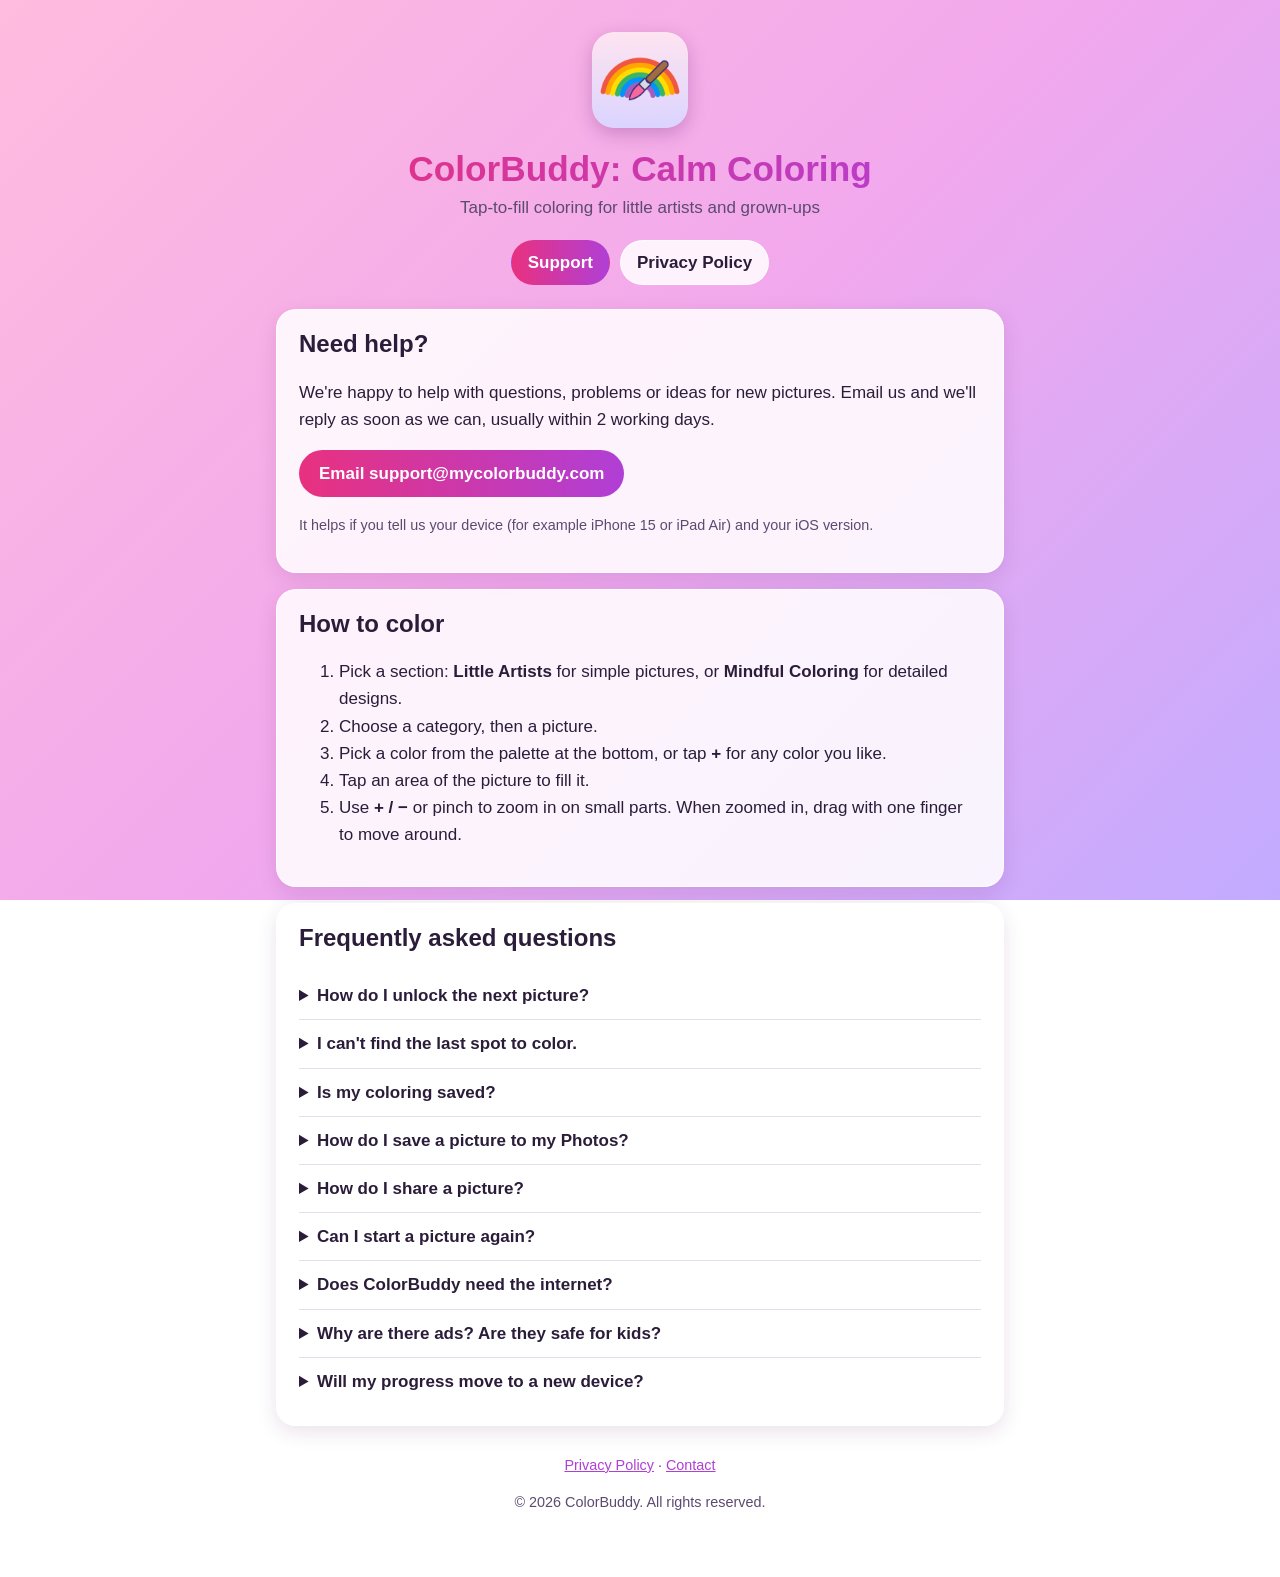
<file: index.html>
<!doctype html>
<html lang="en">
<head>
  <meta charset="utf-8">
  <meta name="viewport" content="width=device-width, initial-scale=1">
  <title>ColorBuddy Support</title>
  <meta name="description" content="Help and support for ColorBuddy: Calm Coloring, a tap-to-fill coloring book for kids and grown-ups.">
  <link rel="icon" href="icon.png">
  <link rel="stylesheet" href="style.css">
</head>
<body>
  <div class="wrap">
    <header>
      <img src="icon.png" alt="ColorBuddy app icon">
      <h1>ColorBuddy: Calm Coloring</h1>
      <p class="tagline">Tap-to-fill coloring for little artists and grown-ups</p>
      <nav>
        <a href="index.html" aria-current="page">Support</a>
        <a href="privacy.html">Privacy Policy</a>
      </nav>
    </header>

    <main>
      <section class="card">
        <h2>Need help?</h2>
        <p>We're happy to help with questions, problems or ideas for new pictures. Email us and we'll reply as soon as we can, usually within 2 working days.</p>
        <p><a class="button" href="mailto:support@mycolorbuddy.com?subject=ColorBuddy%20support">Email support@mycolorbuddy.com</a></p>
        <p class="muted small">It helps if you tell us your device (for example iPhone 15 or iPad Air) and your iOS version.</p>
      </section>

      <section class="card">
        <h2>How to color</h2>
        <ol>
          <li>Pick a section: <strong>Little Artists</strong> for simple pictures, or <strong>Mindful Coloring</strong> for detailed designs.</li>
          <li>Choose a category, then a picture.</li>
          <li>Pick a color from the palette at the bottom, or tap <strong>+</strong> for any color you like.</li>
          <li>Tap an area of the picture to fill it.</li>
          <li>Use <strong>+ / −</strong> or pinch to zoom in on small parts. When zoomed in, drag with one finger to move around.</li>
        </ol>
      </section>

      <section class="card">
        <h2>Frequently asked questions</h2>

        <details>
          <summary>How do I unlock the next picture?</summary>
          <p>Color every area of the current picture. When it's finished, the progress bar shows <em>Next</em>. Tap it to open the next picture. The first picture in each section is always unlocked.</p>
          <p>Can't wait? When the next picture shows <em>Tap to unlock with a video</em>, you can watch a short optional video to unlock it straight away.</p>
        </details>

        <details>
          <summary>I can't find the last spot to color.</summary>
          <p>Tap the <strong>💡 left</strong> button next to the progress bar. Every area that still needs color will flash pink for a few seconds. Zoom in to fill very small areas.</p>
        </details>

        <details>
          <summary>Is my coloring saved?</summary>
          <p>Yes. Your progress saves automatically on your device as you color, so you can leave a picture and continue later.</p>
        </details>

        <details>
          <summary>How do I save a picture to my Photos?</summary>
          <p>Tap <strong>Save</strong> on the coloring screen. The first time, iOS asks for permission to add photos. If you chose "Don't Allow", open the <strong>Settings</strong> app → <strong>ColorBuddy</strong> → <strong>Photos</strong> and choose <strong>Add Photos Only</strong>.</p>
        </details>

        <details>
          <summary>How do I share a picture?</summary>
          <p>Tap <strong>Share</strong> on the coloring screen to send your picture through Messages, Mail or any app on your device.</p>
        </details>

        <details>
          <summary>Can I start a picture again?</summary>
          <p>Yes. Tap <strong>Reset</strong> on the coloring screen and confirm. Use <strong>Undo</strong> and <strong>Redo</strong> to step back and forward through your fills.</p>
        </details>

        <details>
          <summary>Does ColorBuddy need the internet?</summary>
          <p>No. Coloring works fully offline. The internet is only used to load ads, so without a connection you simply won't see any. There are no accounts and no in-app purchases.</p>
        </details>

        <details>
          <summary>Why are there ads? Are they safe for kids?</summary>
          <p>Ads keep ColorBuddy free. They come from Google AdMob and are set up for children: only general-audience ads, never personalized, and no tracking. A full-screen ad may appear when you open a picture (at most about once a minute), and videos only play if you choose to watch one. See our <a href="privacy.html">Privacy Policy</a> for details.</p>
        </details>

        <details>
          <summary>Will my progress move to a new device?</summary>
          <p>Coloring progress is stored only on the device you use. It isn't synced between devices, and it is removed if you delete the app.</p>
        </details>
      </section>
    </main>

    <footer>
      <p><a href="privacy.html">Privacy Policy</a> · <a href="mailto:support@mycolorbuddy.com">Contact</a></p>
      <p>© 2026 ColorBuddy. All rights reserved.</p>
    </footer>
  </div>
</body>
</html>
</file>
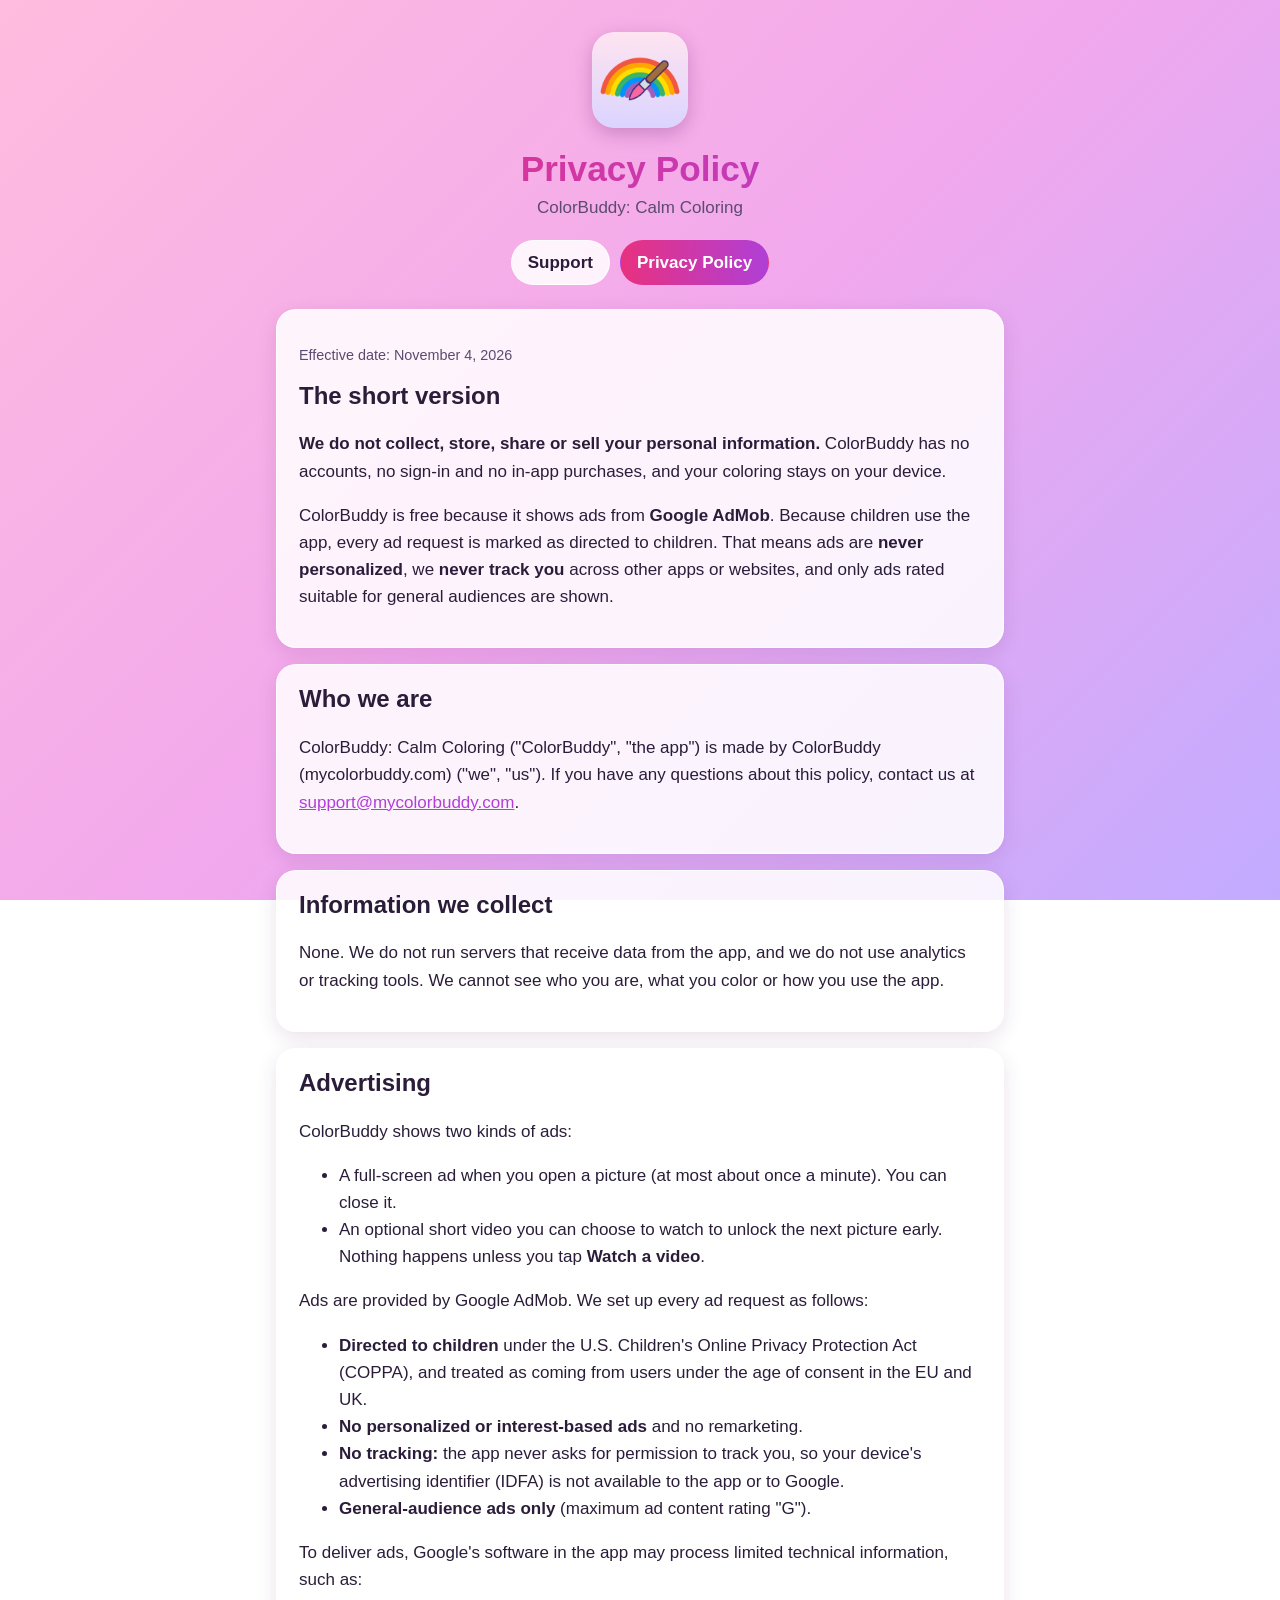
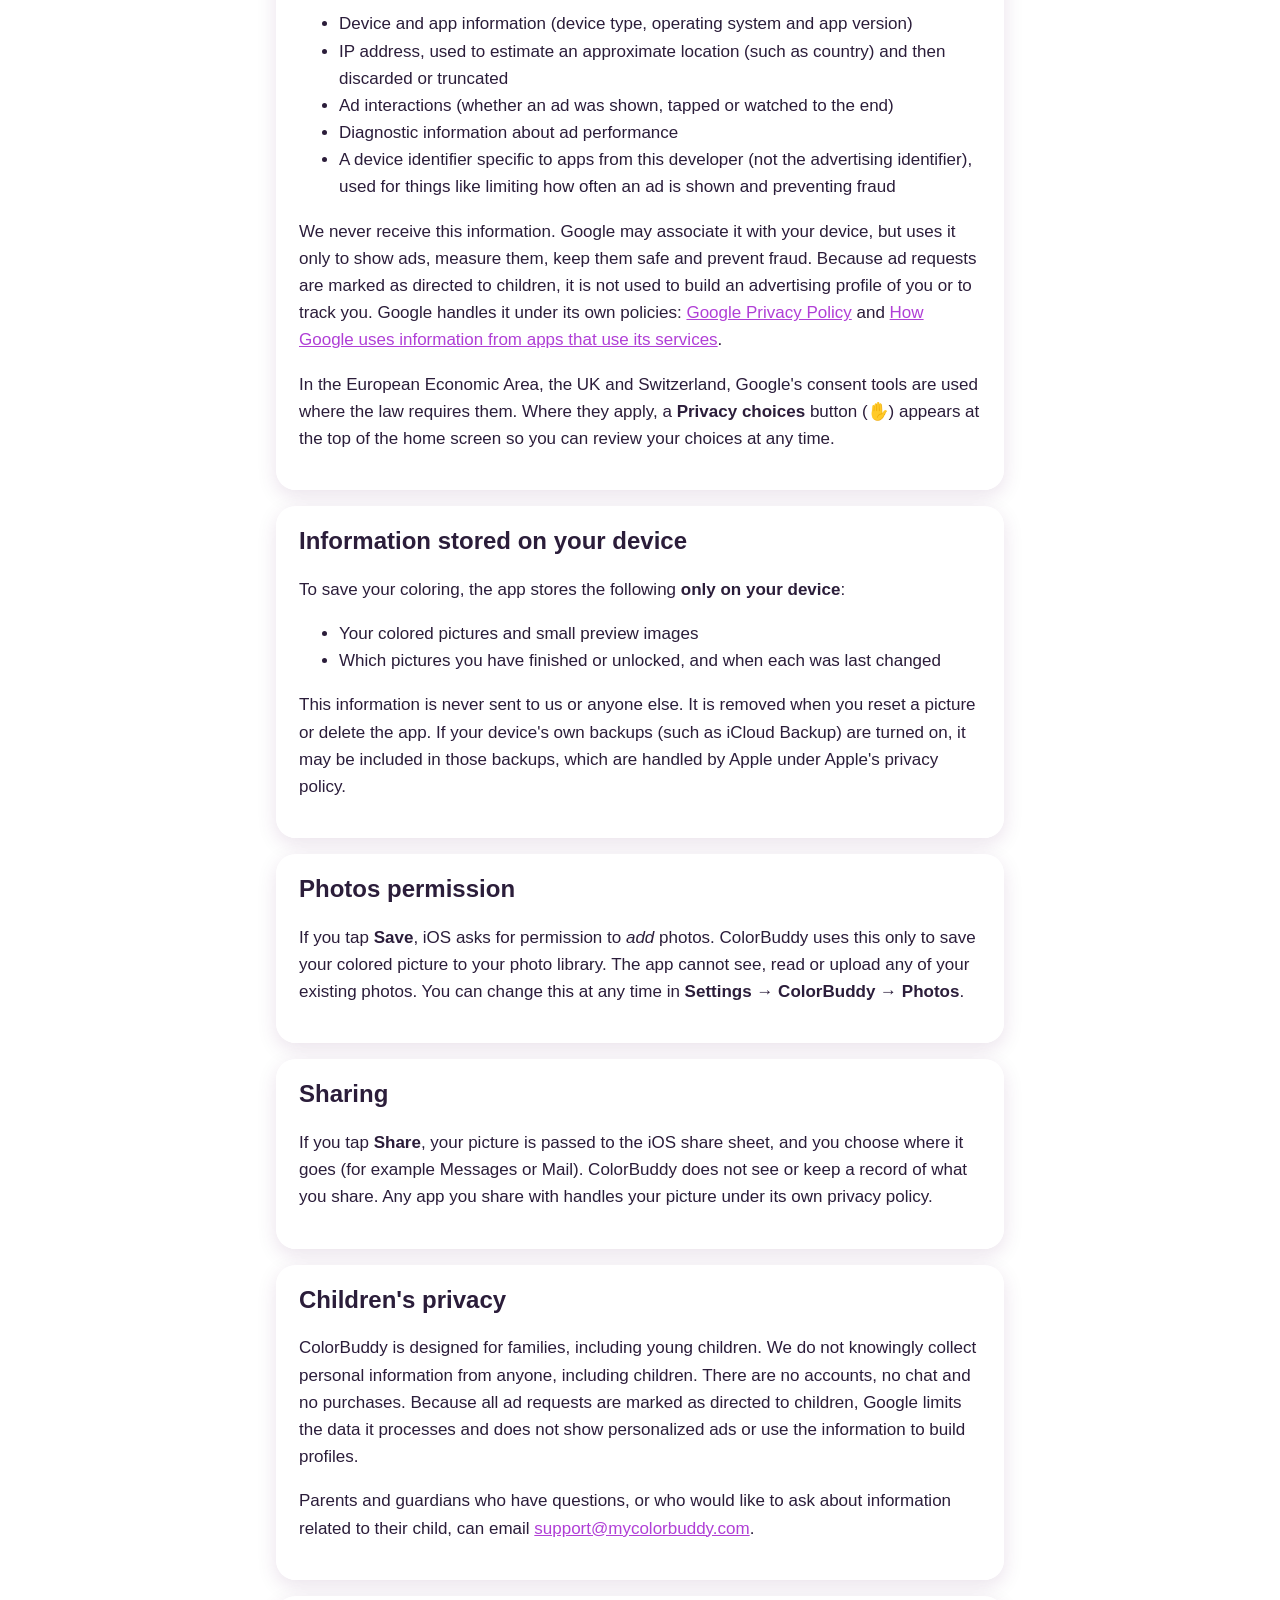
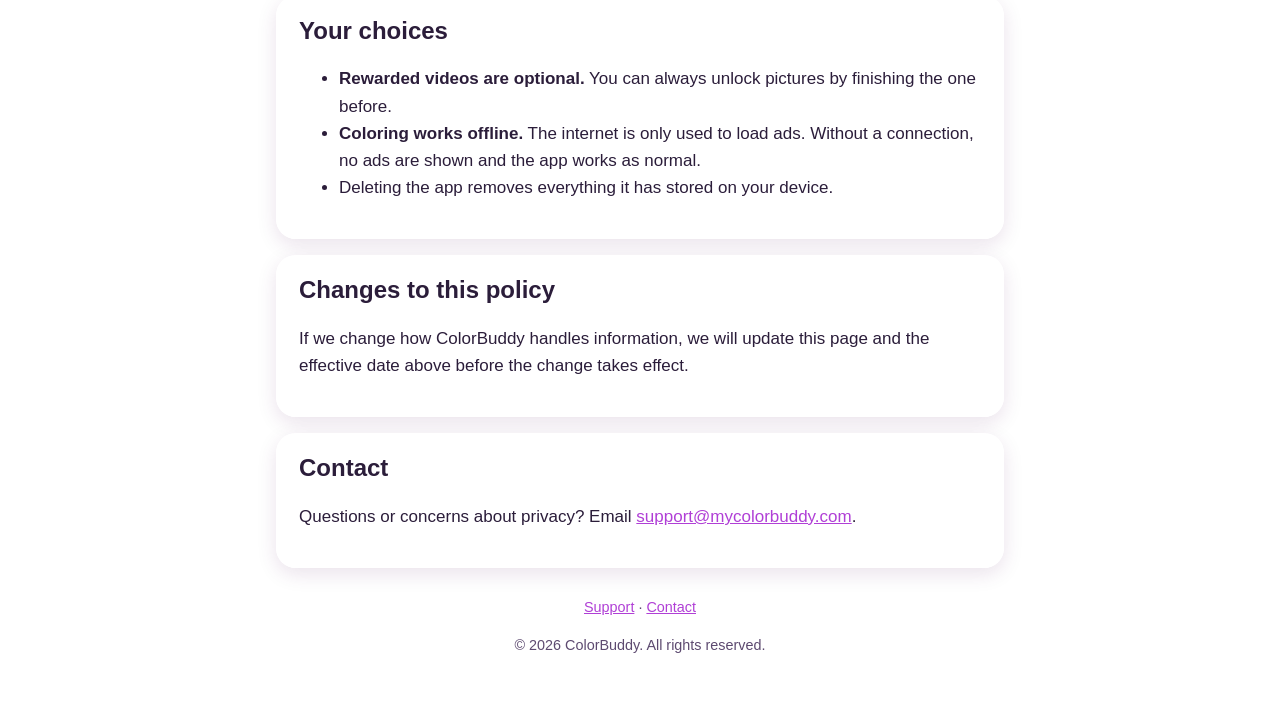
<file: privacy.html>
<!doctype html>
<html lang="en">
<head>
  <meta charset="utf-8">
  <meta name="viewport" content="width=device-width, initial-scale=1">
  <title>ColorBuddy Privacy Policy</title>
  <meta name="description" content="Privacy policy for ColorBuddy: Calm Coloring. No accounts, no tracking, and only child-safe, non-personalized ads.">
  <link rel="icon" href="icon.png">
  <link rel="stylesheet" href="style.css">
</head>
<body>
  <div class="wrap">
    <header>
      <img src="icon.png" alt="ColorBuddy app icon">
      <h1>Privacy Policy</h1>
      <p class="tagline">ColorBuddy: Calm Coloring</p>
      <nav>
        <a href="index.html">Support</a>
        <a href="privacy.html" aria-current="page">Privacy Policy</a>
      </nav>
    </header>

    <main>
      <section class="card">
        <p class="muted small">Effective date: November 4, 2026</p>
        <h2>The short version</h2>
        <p><strong>We do not collect, store, share or sell your personal information.</strong> ColorBuddy has no accounts, no sign-in and no in-app purchases, and your coloring stays on your device.</p>
        <p>ColorBuddy is free because it shows ads from <strong>Google AdMob</strong>. Because children use the app, every ad request is marked as directed to children. That means ads are <strong>never personalized</strong>, we <strong>never track you</strong> across other apps or websites, and only ads rated suitable for general audiences are shown.</p>
      </section>

      <section class="card">
        <h2>Who we are</h2>
        <p>ColorBuddy: Calm Coloring ("ColorBuddy", "the app") is made by ColorBuddy (mycolorbuddy.com) ("we", "us"). If you have any questions about this policy, contact us at <a href="mailto:support@mycolorbuddy.com">support@mycolorbuddy.com</a>.</p>
      </section>

      <section class="card">
        <h2>Information we collect</h2>
        <p>None. We do not run servers that receive data from the app, and we do not use analytics or tracking tools. We cannot see who you are, what you color or how you use the app.</p>
      </section>

      <section class="card">
        <h2>Advertising</h2>
        <p>ColorBuddy shows two kinds of ads:</p>
        <ul>
          <li>A full-screen ad when you open a picture (at most about once a minute). You can close it.</li>
          <li>An optional short video you can choose to watch to unlock the next picture early. Nothing happens unless you tap <strong>Watch a video</strong>.</li>
        </ul>
        <p>Ads are provided by Google AdMob. We set up every ad request as follows:</p>
        <ul>
          <li><strong>Directed to children</strong> under the U.S. Children's Online Privacy Protection Act (COPPA), and treated as coming from users under the age of consent in the EU and UK.</li>
          <li><strong>No personalized or interest-based ads</strong> and no remarketing.</li>
          <li><strong>No tracking:</strong> the app never asks for permission to track you, so your device's advertising identifier (IDFA) is not available to the app or to Google.</li>
          <li><strong>General-audience ads only</strong> (maximum ad content rating "G").</li>
        </ul>
        <p>To deliver ads, Google's software in the app may process limited technical information, such as:</p>
        <ul>
          <li>Device and app information (device type, operating system and app version)</li>
          <li>IP address, used to estimate an approximate location (such as country) and then discarded or truncated</li>
          <li>Ad interactions (whether an ad was shown, tapped or watched to the end)</li>
          <li>Diagnostic information about ad performance</li>
          <li>A device identifier specific to apps from this developer (not the advertising identifier), used for things like limiting how often an ad is shown and preventing fraud</li>
        </ul>
        <p>We never receive this information. Google may associate it with your device, but uses it only to show ads, measure them, keep them safe and prevent fraud. Because ad requests are marked as directed to children, it is not used to build an advertising profile of you or to track you. Google handles it under its own policies: <a href="https://policies.google.com/privacy">Google Privacy Policy</a> and <a href="https://policies.google.com/technologies/partner-sites">How Google uses information from apps that use its services</a>.</p>
        <p>In the European Economic Area, the UK and Switzerland, Google's consent tools are used where the law requires them. Where they apply, a <strong>Privacy choices</strong> button (✋) appears at the top of the home screen so you can review your choices at any time.</p>
      </section>

      <section class="card">
        <h2>Information stored on your device</h2>
        <p>To save your coloring, the app stores the following <strong>only on your device</strong>:</p>
        <ul>
          <li>Your colored pictures and small preview images</li>
          <li>Which pictures you have finished or unlocked, and when each was last changed</li>
        </ul>
        <p>This information is never sent to us or anyone else. It is removed when you reset a picture or delete the app. If your device's own backups (such as iCloud Backup) are turned on, it may be included in those backups, which are handled by Apple under Apple's privacy policy.</p>
      </section>

      <section class="card">
        <h2>Photos permission</h2>
        <p>If you tap <strong>Save</strong>, iOS asks for permission to <em>add</em> photos. ColorBuddy uses this only to save your colored picture to your photo library. The app cannot see, read or upload any of your existing photos. You can change this at any time in <strong>Settings → ColorBuddy → Photos</strong>.</p>
      </section>

      <section class="card">
        <h2>Sharing</h2>
        <p>If you tap <strong>Share</strong>, your picture is passed to the iOS share sheet, and you choose where it goes (for example Messages or Mail). ColorBuddy does not see or keep a record of what you share. Any app you share with handles your picture under its own privacy policy.</p>
      </section>

      <section class="card">
        <h2>Children's privacy</h2>
        <p>ColorBuddy is designed for families, including young children. We do not knowingly collect personal information from anyone, including children. There are no accounts, no chat and no purchases. Because all ad requests are marked as directed to children, Google limits the data it processes and does not show personalized ads or use the information to build profiles.</p>
        <p>Parents and guardians who have questions, or who would like to ask about information related to their child, can email <a href="mailto:support@mycolorbuddy.com">support@mycolorbuddy.com</a>.</p>
      </section>

      <section class="card">
        <h2>Your choices</h2>
        <ul>
          <li><strong>Rewarded videos are optional.</strong> You can always unlock pictures by finishing the one before.</li>
          <li><strong>Coloring works offline.</strong> The internet is only used to load ads. Without a connection, no ads are shown and the app works as normal.</li>
          <li>Deleting the app removes everything it has stored on your device.</li>
        </ul>
      </section>

      <section class="card">
        <h2>Changes to this policy</h2>
        <p>If we change how ColorBuddy handles information, we will update this page and the effective date above before the change takes effect.</p>
      </section>

      <section class="card">
        <h2>Contact</h2>
        <p>Questions or concerns about privacy? Email <a href="mailto:support@mycolorbuddy.com">support@mycolorbuddy.com</a>.</p>
      </section>
    </main>

    <footer>
      <p><a href="index.html">Support</a> · <a href="mailto:support@mycolorbuddy.com">Contact</a></p>
      <p>© 2026 ColorBuddy. All rights reserved.</p>
    </footer>
  </div>
</body>
</html>
</file>
<file: style.css>
:root {
  --bg-1: #ffbcde;
  --bg-2: #f2a8ed;
  --bg-3: #c2abff;
  --card: rgba(255, 255, 255, 0.86);
  --text: #2b1d3a;
  --muted: #5d4a70;
  --accent: #b03fd6;
  --accent-2: #e8317f;
  --border: rgba(255, 255, 255, 0.9);
}

@media (prefers-color-scheme: dark) {
  :root {
    --bg-1: #5c1a57;
    --bg-2: #451a66;
    --bg-3: #29175c;
    --card: rgba(30, 18, 48, 0.86);
    --text: #f6ecff;
    --muted: #cdb9e3;
    --accent: #d68cff;
    --accent-2: #ff7ab8;
    --border: rgba(255, 255, 255, 0.15);
  }
}

* { box-sizing: border-box; }

html { -webkit-text-size-adjust: 100%; }

body {
  margin: 0;
  min-height: 100vh;
  font-family: -apple-system, BlinkMacSystemFont, "Segoe UI", Roboto, Helvetica, Arial, sans-serif;
  font-size: 17px;
  line-height: 1.6;
  color: var(--text);
  background: linear-gradient(135deg, var(--bg-1), var(--bg-2) 50%, var(--bg-3)) fixed;
}

.wrap {
  max-width: 760px;
  margin: 0 auto;
  padding: 32px 16px 48px;
}

header {
  text-align: center;
  margin-bottom: 24px;
}

header img {
  width: 96px;
  height: 96px;
  border-radius: 22px;
  box-shadow: 0 6px 18px rgba(80, 20, 90, 0.25);
}

h1, h2 {
  font-family: "Marker Felt", "Chalkboard SE", "Comic Sans MS", -apple-system, sans-serif;
  line-height: 1.2;
}

h1 {
  font-size: 2.2rem;
  margin: 12px 0 4px;
  background: linear-gradient(90deg, var(--accent-2), var(--accent));
  -webkit-background-clip: text;
  background-clip: text;
  color: transparent;
}

.tagline { margin: 0; color: var(--muted); }

nav {
  display: flex;
  justify-content: center;
  gap: 10px;
  flex-wrap: wrap;
  margin: 18px 0 0;
}

nav a {
  padding: 8px 16px;
  border-radius: 999px;
  background: var(--card);
  border: 1px solid var(--border);
  color: var(--text);
  text-decoration: none;
  font-weight: 600;
}

nav a[aria-current="page"] {
  background: linear-gradient(90deg, var(--accent-2), var(--accent));
  color: #fff;
  border-color: transparent;
}

.card {
  background: var(--card);
  border: 1px solid var(--border);
  border-radius: 20px;
  padding: 20px 22px;
  margin: 16px 0;
  box-shadow: 0 6px 20px rgba(80, 20, 90, 0.12);
}

.card h2 { margin-top: 0; font-size: 1.5rem; }

a { color: var(--accent); }

.button {
  display: inline-block;
  padding: 10px 20px;
  border-radius: 999px;
  background: linear-gradient(90deg, var(--accent-2), var(--accent));
  color: #fff;
  font-weight: 700;
  text-decoration: none;
}

details { padding: 10px 0; border-top: 1px solid rgba(128, 90, 160, 0.2); }
details:first-of-type { border-top: none; }
summary { cursor: pointer; font-weight: 700; }
details p { margin: 8px 0 0; color: var(--muted); }

.muted { color: var(--muted); }
.small { font-size: 0.9rem; }

footer {
  text-align: center;
  margin-top: 28px;
  font-size: 0.9rem;
  color: var(--muted);
}

@media (max-width: 480px) {
  h1 { font-size: 1.8rem; }
  .card { padding: 16px; }
}
</file>
